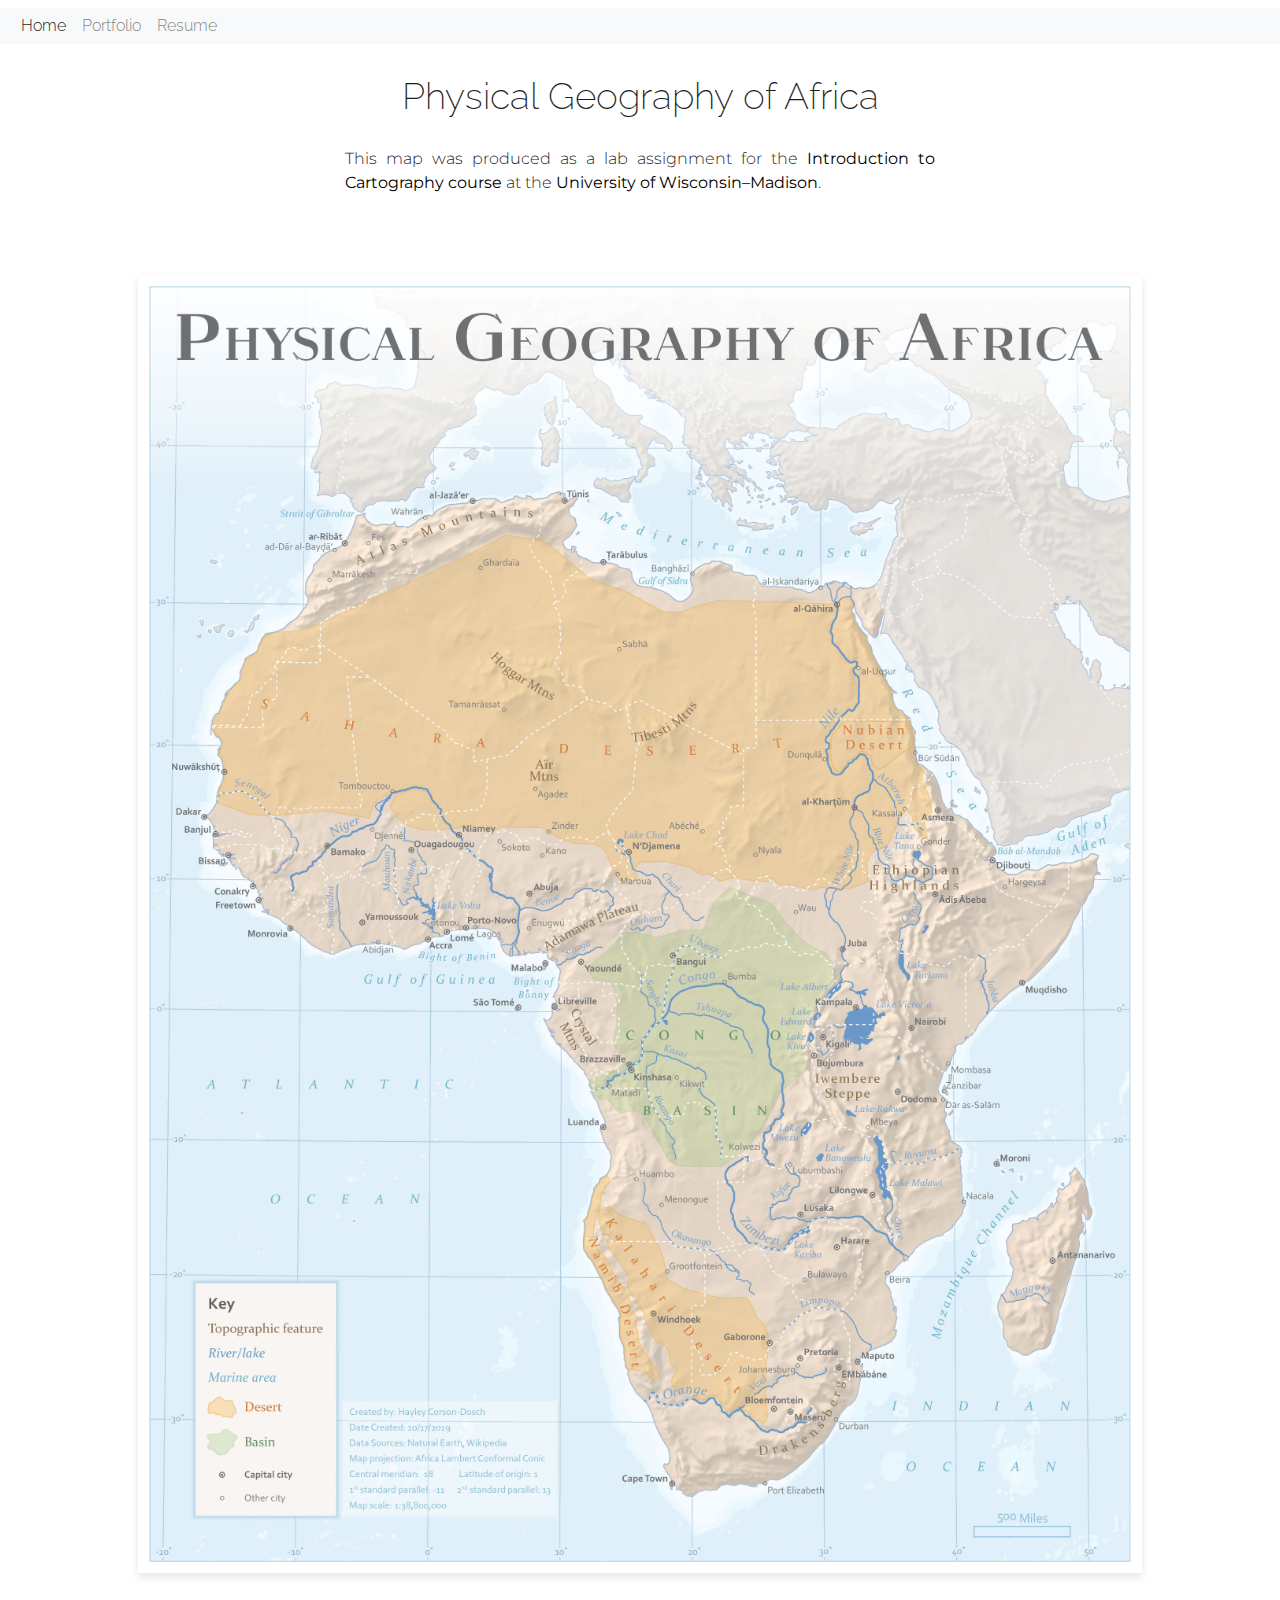
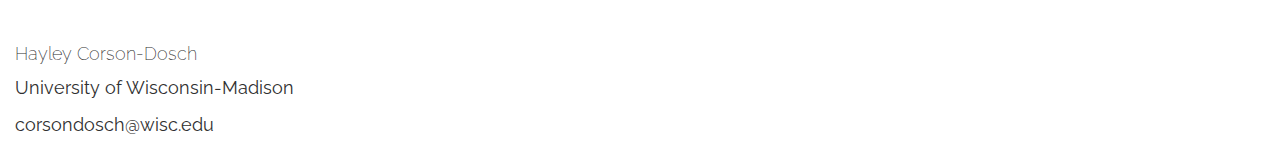
<file: Africa.html>
<!DOCTYPE html>
<html lang="en">
    <head>
        <meta charset="utf-8">
        <meta name="viewport" content="width=device-width">
            <title>Physical Geography of Africa</title>
            <h2 class = "pageHeading"></h2>
        <!--put your external stylesheet links here-->
        <link rel="stylesheet" href="css/bootstrap/bootstrap.min.css">
        <link rel="stylesheet" href="https://fonts.googleapis.com/css?family=Raleway:100,200,300,400|Montserrat:100,200,300,400">
        <link rel="stylesheet" href="css/style.css">
        <!--[if IE<9]>
            <link rel="stylesheet" href="css/style.ie.css">
        <![endif]-->

        <!--you can also place internal styles here
        place these within <style> tags-->

    </head>

    <body>

      <nav class="navbar navbar-expand-lg navbar-light bg-light">
        <!-- <a class="navbar-brand" href="#">Navbar</a> -->
        <button class="navbar-toggler" type="button" data-toggle="collapse" data-target="#navbarNavAltMarkup" aria-controls="navbarNavAltMarkup" aria-expanded="false" aria-label="Toggle navigation">
          <span class="navbar-toggler-icon"></span>
        </button>
        <div class="collapse navbar-collapse" id="navbarNavAltMarkup">
          <div class="navbar-nav">
            <a class="nav-item nav-link active" href="index.html">Home <span class="sr-only">(current)</span></a>
            <a class="nav-item nav-link" href="Portfolio.html">Portfolio</a>
            <a class="nav-item nav-link" href="Resume.html">Resume</a>
          </div>
        </div>
      </nav>

      <div class="jumbotron">
        <h2>Physical Geography of Africa</h2>
      </div>

      <div>
        <div class="container-fluid">
          <div class="row">
            <div class="col-md-3"></div>
            <div class="col-md-6 indexText">
              <p>
                This map was produced as a lab assignment for the <a href="https://geography.wisc.edu/cartography/education/G370/G370FA2019.html" target="_blank">Introduction to Cartography course</a> at the <a href="https://geography.wisc.edu/" target="_blank">University of Wisconsin–Madison</a>.
              </p>
              <br>
            </div>
            <div class="col-md-3"></div>
          </div>
        </div>
        <!-- image mosaic -->
        <div class="container-fluid">
          <div class="row">
            <div class="col-md-1"></div>
            <div class="col-md-10 col-xs-12">
                <img class="img_test" src="assets/HCD_Africa.jpg" style="width:100%">
            </div>
            <div class="col-md-1"></div>
          </div>
        </div>
      </div>

      <div>
        <footer>
          <div class="container-fluid">
            <div class="jumbotron">
              <div class="footer-text">
                <h3>Hayley Corson-Dosch</h3>
                    <h4><a href="https://www.geography.wisc.edu/" target="_blank">University of Wisconsin-Madison</a></h4>
                    <h4>
                      <a href="mailto:corsondosch@wisc.edu" target="_blank">corsondosch@wisc.edu</a>
                    </h4>
              </div>
            </div>
          </div>
        </footer>
      </div>

        <!--put your external script links here-->
        <!-- <script type="text/javascript" src="lib/jquery-3.5.0.min.js"></script> -->
        <script type="text/javascript" src="lib/jquery-3.4.1.js"></script>
        <!-- <script type="text/javascript" src="lib/bootstrap/bootstrap.js"></script> -->
        <script type="text/javascript" src="lib/bootstrap/bootstrap.min.js"></script>
        <!-- <script type="text/javascript" src="js/main.js"></script> -->
    </body>
</html>
</file>
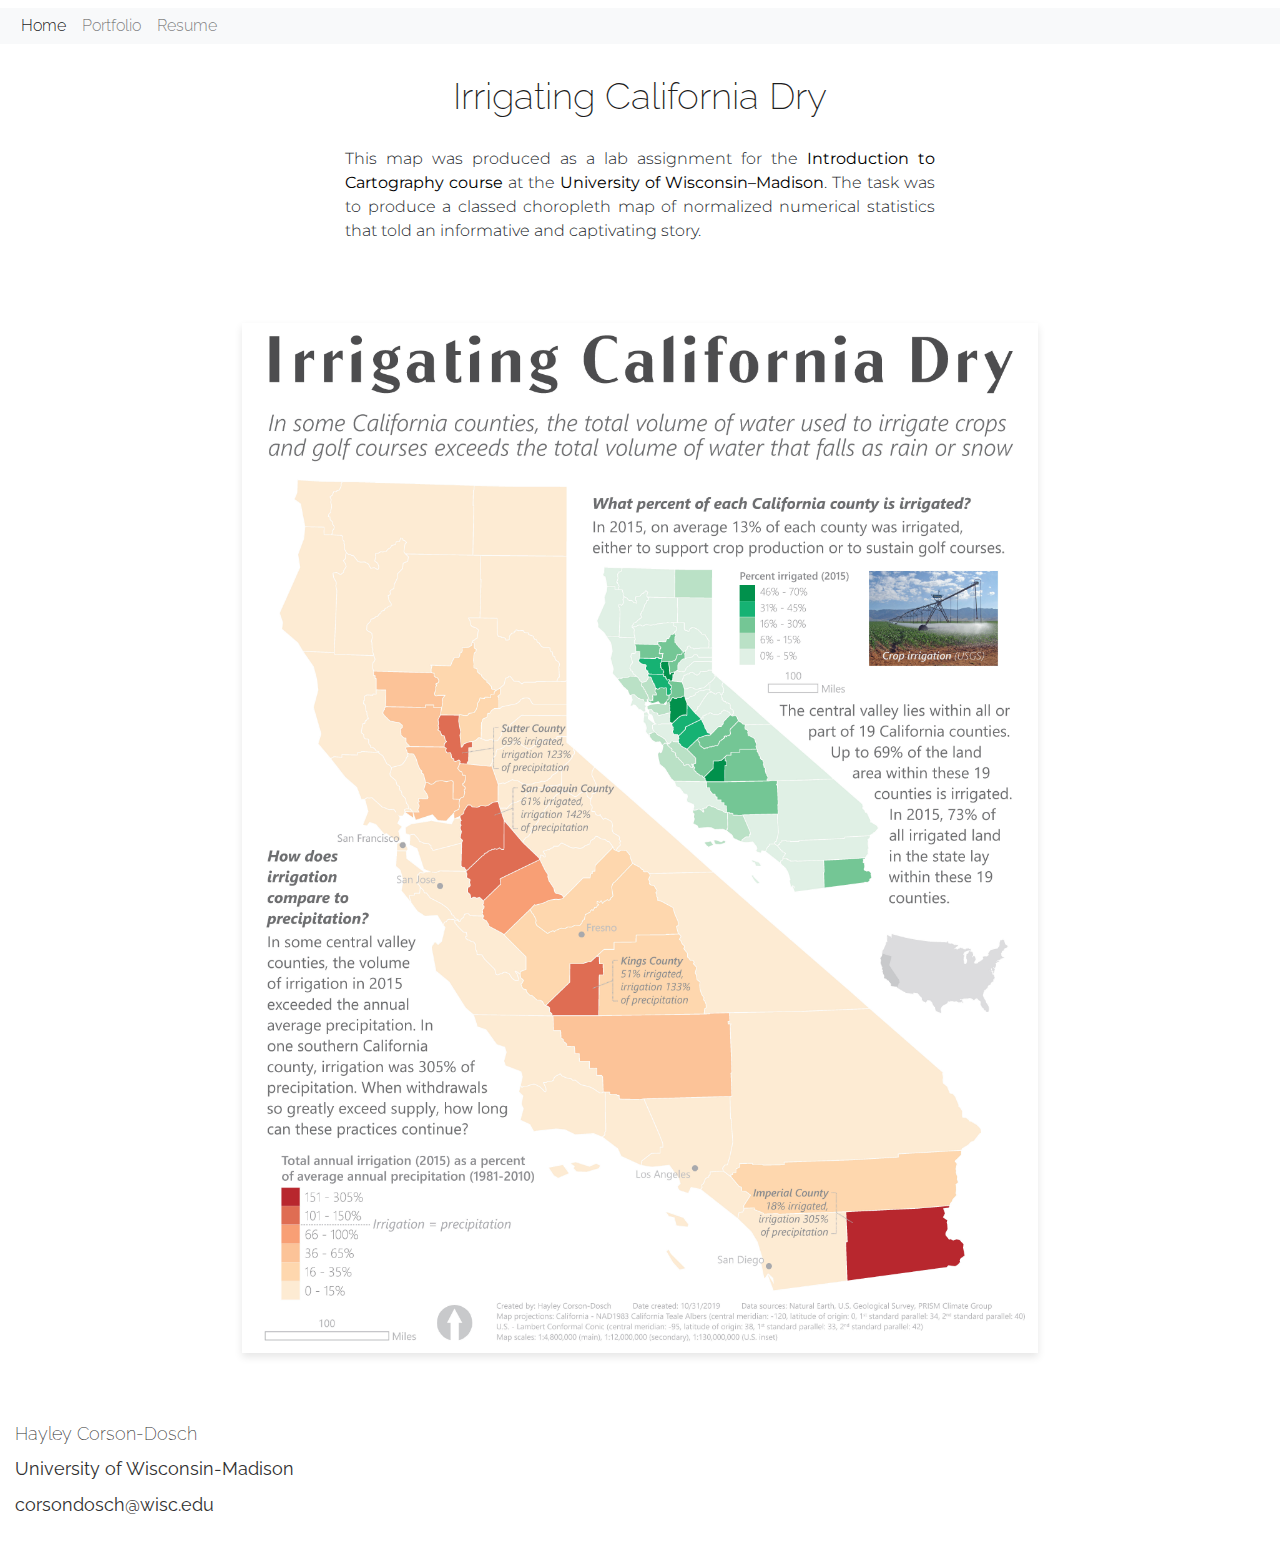
<file: CaliIrrig.html>
<!DOCTYPE html>
<html lang="en">
    <head>
        <meta charset="utf-8">
        <meta name="viewport" content="width=device-width">
            <title>Irrigating California Dry</title>
            <h2 class = "pageHeading"></h2>
        <!--put your external stylesheet links here-->
        <link rel="stylesheet" href="css/bootstrap/bootstrap.min.css">
        <link rel="stylesheet" href="https://fonts.googleapis.com/css?family=Raleway:100,200,300,400|Montserrat:100,200,300,400">
        <link rel="stylesheet" href="css/style.css">
        <!--[if IE<9]>
            <link rel="stylesheet" href="css/style.ie.css">
        <![endif]-->

        <!--you can also place internal styles here
        place these within <style> tags-->

    </head>

    <body>

      <nav class="navbar navbar-expand-lg navbar-light bg-light">
        <!-- <a class="navbar-brand" href="#">Navbar</a> -->
        <button class="navbar-toggler" type="button" data-toggle="collapse" data-target="#navbarNavAltMarkup" aria-controls="navbarNavAltMarkup" aria-expanded="false" aria-label="Toggle navigation">
          <span class="navbar-toggler-icon"></span>
        </button>
        <div class="collapse navbar-collapse" id="navbarNavAltMarkup">
          <div class="navbar-nav">
            <a class="nav-item nav-link active" href="index.html">Home <span class="sr-only">(current)</span></a>
            <a class="nav-item nav-link" href="Portfolio.html">Portfolio</a>
            <a class="nav-item nav-link" href="Resume.html">Resume</a>
          </div>
        </div>
      </nav>

      <div class="jumbotron">
        <h2>Irrigating California Dry</h2>
      </div>

      <div>
        <div class="container-fluid">
          <div class="row">
            <div class="col-md-3"></div>
            <div class="col-md-6 indexText">
              <p>
                This map was produced as a lab assignment for the <a href="https://geography.wisc.edu/cartography/education/G370/G370FA2019.html" target="_blank">Introduction to Cartography course</a> at the <a href="https://geography.wisc.edu/" target="_blank">University of Wisconsin–Madison</a>.
                The task was to produce a classed choropleth map of normalized numerical statistics that told an informative and captivating story.
              </p>
              <br>
            </div>
            <div class="col-md-3"></div>
          </div>
        </div>
        <!-- image mosaic -->
        <div class="container-fluid">
          <div class="row">
            <div class="col-md-2"></div>
            <div class="col-md-8 col-xs-12">
                <img class="img_test" src="assets/HCD_CaliIrrigation.jpg" style="width:100%">
            </div>
            <div class="col-md-2"></div>
          </div>
        </div>
      </div>

      <div>
        <footer>
          <div class="container-fluid">
            <div class="jumbotron">
              <div class="footer-text">
                <h3>Hayley Corson-Dosch</h3>
                    <h4><a href="https://www.geography.wisc.edu/" target="_blank">University of Wisconsin-Madison</a></h4>
                    <h4>
                      <a href="mailto:corsondosch@wisc.edu" target="_blank">corsondosch@wisc.edu</a>
                    </h4>
              </div>
            </div>
          </div>
        </footer>
      </div>

        <!--put your external script links here-->
        <!-- <script type="text/javascript" src="lib/jquery-3.5.0.min.js"></script> -->
        <script type="text/javascript" src="lib/jquery-3.4.1.js"></script>
        <!-- <script type="text/javascript" src="lib/bootstrap/bootstrap.js"></script> -->
        <script type="text/javascript" src="lib/bootstrap/bootstrap.min.js"></script>
        <!-- <script type="text/javascript" src="js/main.js"></script> -->
    </body>
</html>
</file>
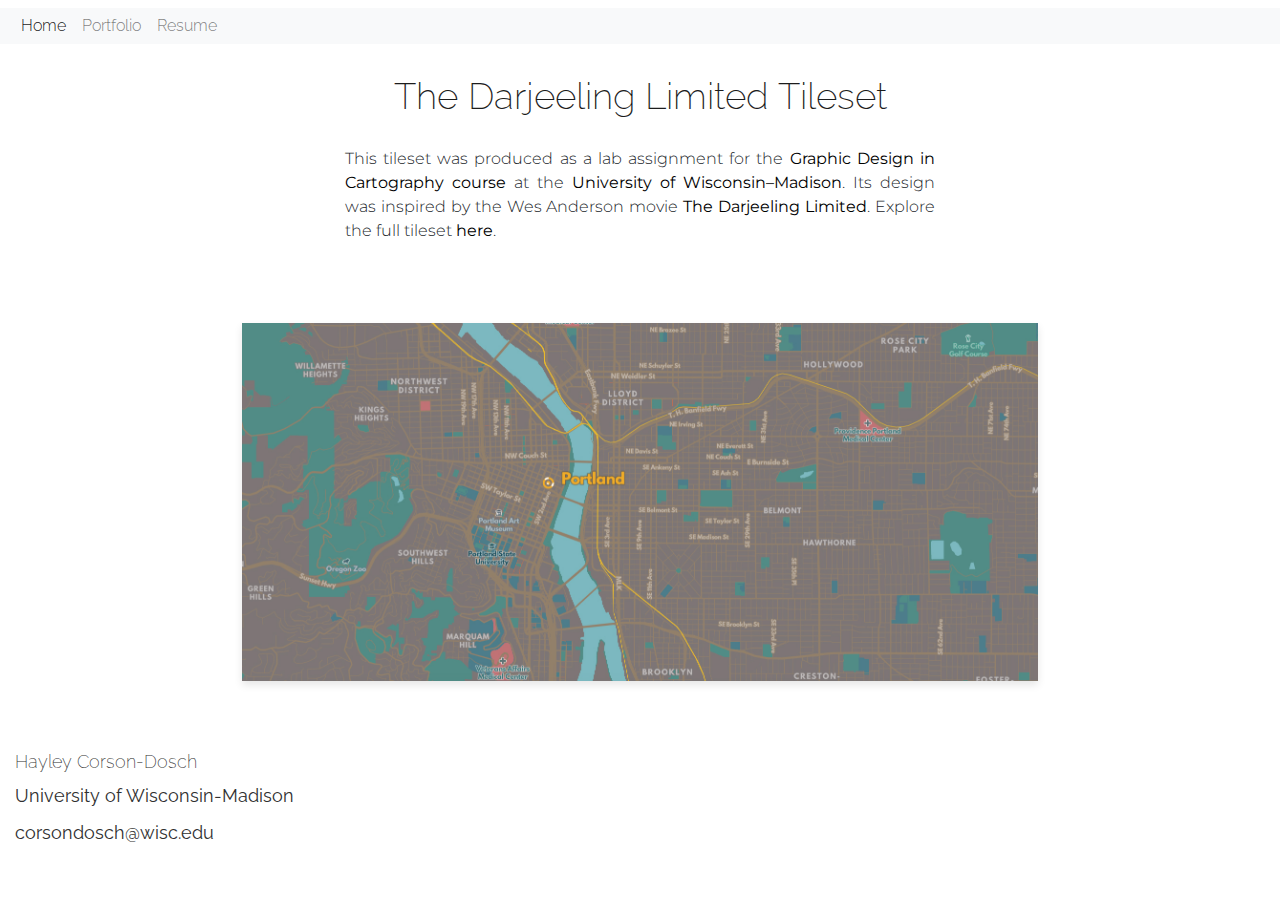
<file: DarjeelingLimited.html>
<!DOCTYPE html>
<html lang="en">
    <head>
        <meta charset="utf-8">
        <meta name="viewport" content="width=device-width">
            <title>The Darjeeling Limited Tileset</title>
            <h2 class = "pageHeading"></h2>
        <!--put your external stylesheet links here-->
        <link rel="stylesheet" href="css/bootstrap/bootstrap.min.css">
        <link rel="stylesheet" href="https://fonts.googleapis.com/css?family=Raleway:100,200,300,400|Montserrat:100,200,300,400">
        <link rel="stylesheet" href="css/style.css">

        <!--[if IE<9]>
            <link rel="stylesheet" href="css/style.ie.css">
        <![endif]-->

        <!--you can also place internal styles here
        place these within <style> tags-->

    </head>

    <body>

      <nav class="navbar navbar-expand-lg navbar-light bg-light">
        <!-- <a class="navbar-brand" href="#">Navbar</a> -->
        <button class="navbar-toggler" type="button" data-toggle="collapse" data-target="#navbarNavAltMarkup" aria-controls="navbarNavAltMarkup" aria-expanded="false" aria-label="Toggle navigation">
          <span class="navbar-toggler-icon"></span>
        </button>
        <div class="collapse navbar-collapse" id="navbarNavAltMarkup">
          <div class="navbar-nav">
            <a class="nav-item nav-link active" href="index.html">Home <span class="sr-only">(current)</span></a>
            <a class="nav-item nav-link" href="Portfolio.html">Portfolio</a>
            <a class="nav-item nav-link" href="Resume.html">Resume</a>
          </div>
        </div>
      </nav>

      <div class="jumbotron">
        <h2>The Darjeeling Limited Tileset</h2>
      </div>

      <div>
        <div class="container-fluid">
          <div class="row">
            <div class="col-md-3"></div>
            <div class="col-md-6 indexText">
              <p>
                This tileset was produced as a lab assignment for the <a href="https://geography.wisc.edu/cartography/education/G572/G572FA2019.html" target="_blank">Graphic Design in Cartography course</a> at the <a href="https://geography.wisc.edu/" target="_blank">University of Wisconsin–Madison</a>.
                Its design was inspired by the Wes Anderson movie <a href="https://en.wikipedia.org/wiki/The_Darjeeling_Limited" target="_blank">The Darjeeling Limited</a>.
                Explore the full tileset <a href="https://api.mapbox.com/styles/v1/h-codo/ck7z8hqvj19ab1iqfevci9tnt.html?fresh=true&title=view&access_token=pk.eyJ1IjoiaC1jb2RvIiwiYSI6ImNqejdobDNwMzBjNGUza3BmYmJmMWE1MGoifQ.eMT0IdAXIuDlzw_tOv5roA" target="_blank">here</a>.
              </p>
              <br>
            </div>
            <div class="col-md-3"></div>
          </div>
        </div>


        <!-- image mosaic -->
        <div class="container-fluid">
          <div class="row">
            <div class="col-md-2"></div>
            <div class="col-md-8 col-xs-12 mapbox-map">
              <a href="https://api.mapbox.com/styles/v1/h-codo/ck7z8hqvj19ab1iqfevci9tnt.html?fresh=true&title=view&access_token=pk.eyJ1IjoiaC1jb2RvIiwiYSI6ImNqejdobDNwMzBjNGUza3BmYmJmMWE1MGoifQ.eMT0IdAXIuDlzw_tOv5roA" target="_blank">
                <img class="img_test" src="assets/HCD_DarjeelingLimited.jpg" style="width:100%">
              </a>
              <!-- <div id="mapid"></div> -->
            </div>
            <div class="col-md-2"></div>
          </div>
          <!-- <div class="row">
            <div class="col-md-1"></div>
            <div class="col-md-10 col-xs-12 mapbox-map">
              <object type="text/html" data="https://api.mapbox.com/styles/v1/h-codo/ck7z8hqvj19ab1iqfevci9tnt.html?fresh=true&title=view&access_token=pk.eyJ1IjoiaC1jb2RvIiwiYSI6ImNqejdobDNwMzBjNGUza3BmYmJmMWE1MGoifQ.eMT0IdAXIuDlzw_tOv5roA" class="inset-map">
              </object>
            </div>
            <div class="col-md-1"></div>
          </div> -->
        </div>
      </div>

      <div>
        <footer>
          <div class="container-fluid">
            <div class="jumbotron">
              <div class="footer-text">
                <h3>Hayley Corson-Dosch</h3>
                    <h4><a href="https://www.geography.wisc.edu/" target="_blank">University of Wisconsin-Madison</a></h4>
                    <h4>
                      <a href="mailto:corsondosch@wisc.edu" target="_blank">corsondosch@wisc.edu</a>
                    </h4>
              </div>
            </div>
          </div>
        </footer>
      </div>

        <!--put your external script links here-->
        <!-- <script type="text/javascript" src="lib/jquery-3.5.0.min.js"></script> -->
        <script type="text/javascript" src="lib/jquery-3.4.1.js"></script>
        <!-- <script type="text/javascript" src="lib/bootstrap/bootstrap.js"></script> -->
        <script type="text/javascript" src="lib/bootstrap/bootstrap.min.js"></script>
    </body>
</html>
</file>
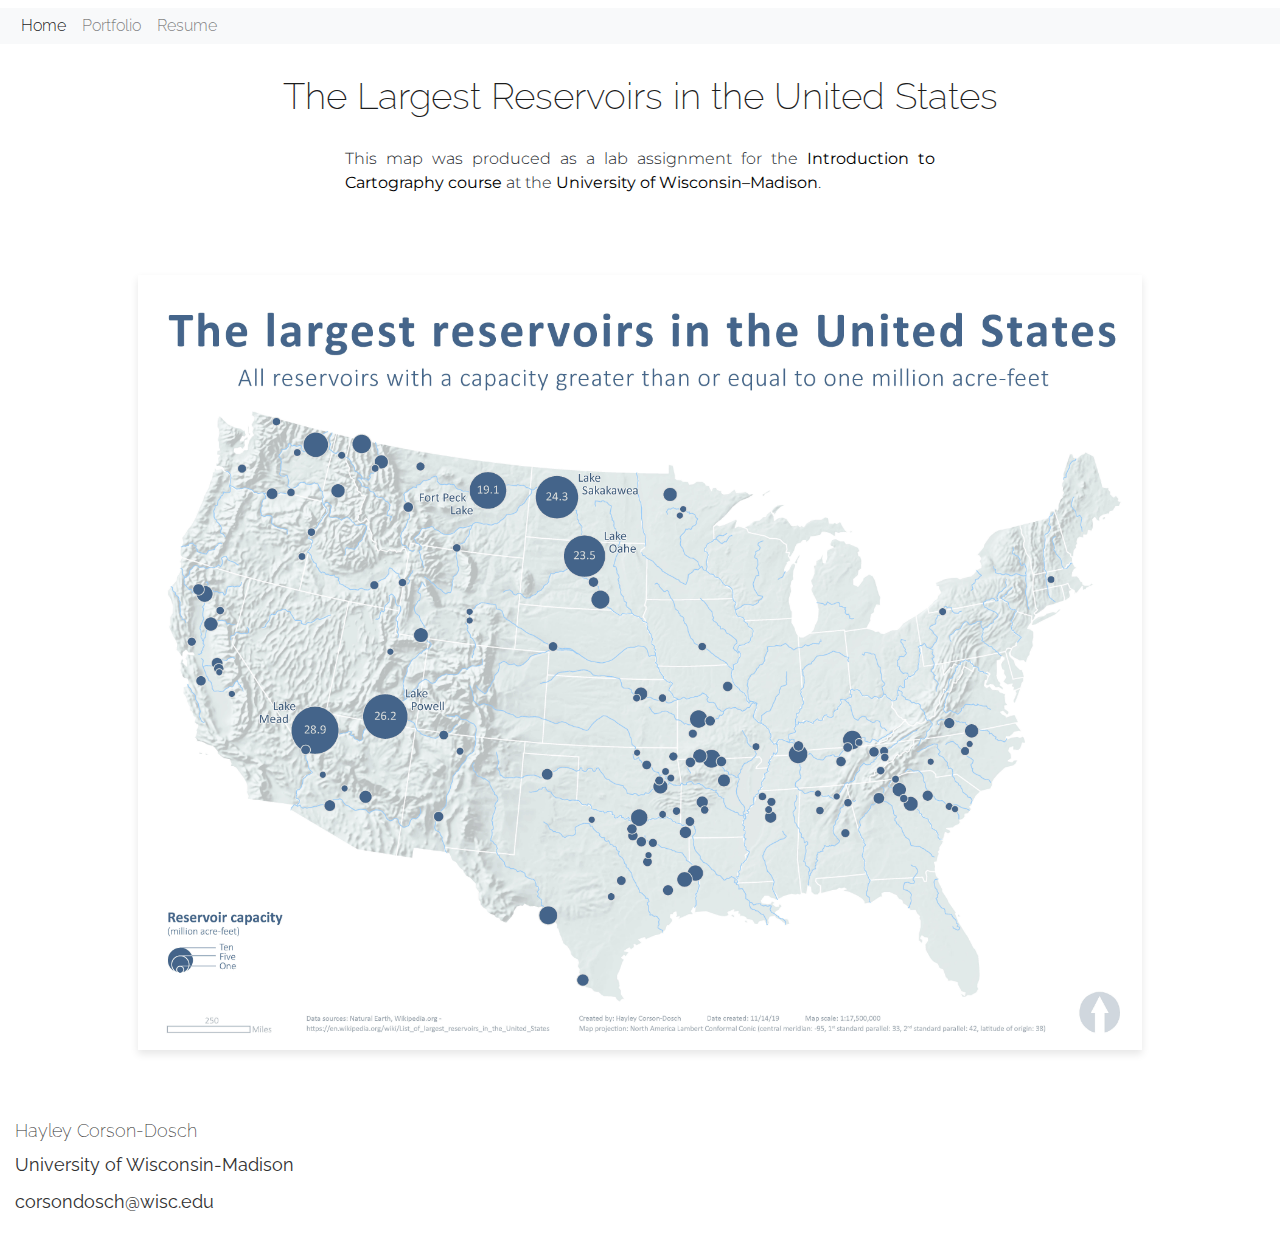
<file: reservoirs.html>
<!DOCTYPE html>
<html lang="en">
    <head>
        <meta charset="utf-8">
        <meta name="viewport" content="width=device-width">
            <title>Largest U.S. Reservoirs</title>
            <h2 class = "pageHeading"></h2>
        <!--put your external stylesheet links here-->
        <link rel="stylesheet" href="css/bootstrap/bootstrap.min.css">
        <link rel="stylesheet" href="https://fonts.googleapis.com/css?family=Raleway:100,200,300,400|Montserrat:100,200,300,400">
        <link rel="stylesheet" href="css/style.css">
        <!--[if IE<9]>
            <link rel="stylesheet" href="css/style.ie.css">
        <![endif]-->

        <!--you can also place internal styles here
        place these within <style> tags-->

    </head>

    <body>

      <nav class="navbar navbar-expand-lg navbar-light bg-light">
        <!-- <a class="navbar-brand" href="#">Navbar</a> -->
        <button class="navbar-toggler" type="button" data-toggle="collapse" data-target="#navbarNavAltMarkup" aria-controls="navbarNavAltMarkup" aria-expanded="false" aria-label="Toggle navigation">
          <span class="navbar-toggler-icon"></span>
        </button>
        <div class="collapse navbar-collapse" id="navbarNavAltMarkup">
          <div class="navbar-nav">
            <a class="nav-item nav-link active" href="index.html">Home <span class="sr-only">(current)</span></a>
            <a class="nav-item nav-link" href="Portfolio.html">Portfolio</a>
            <a class="nav-item nav-link" href="Resume.html">Resume</a>
          </div>
        </div>
      </nav>

      <div class="jumbotron">
        <h2>The Largest Reservoirs in the United States</h2>
      </div>

      <div>
        <div class="container-fluid">
          <div class="row">
            <div class="col-md-3"></div>
            <div class="col-md-6 indexText">
              <p>
                This map was produced as a lab assignment for the <a href="https://geography.wisc.edu/cartography/education/G370/G370FA2019.html" target="_blank">Introduction to Cartography course</a> at the <a href="https://geography.wisc.edu/" target="_blank">University of Wisconsin–Madison</a>.
              </p>
              <br>
            </div>
            <div class="col-md-3"></div>
          </div>
        </div>
        <!-- image mosaic -->
        <div class="container-fluid">
          <div class="row">
            <div class="col-md-1"></div>
            <div class="col-md-10 col-xs-12">
                <img class="img_test" src="assets/HCD_Reservoirs.jpg" style="width:100%">
            </div>
            <div class="col-md-1"></div>
          </div>
        </div>
      </div>

      <div>
        <footer>
          <div class="container-fluid">
            <div class="jumbotron">
              <div class="footer-text">
                <h3>Hayley Corson-Dosch</h3>
                    <h4><a href="https://www.geography.wisc.edu/" target="_blank">University of Wisconsin-Madison</a></h4>
                    <h4>
                      <a href="mailto:corsondosch@wisc.edu" target="_blank">corsondosch@wisc.edu</a>
                    </h4>
              </div>
            </div>
          </div>
        </footer>
      </div>

        <!--put your external script links here-->
        <!-- <script type="text/javascript" src="lib/jquery-3.5.0.min.js"></script> -->
        <script type="text/javascript" src="lib/jquery-3.4.1.js"></script>
        <!-- <script type="text/javascript" src="lib/bootstrap/bootstrap.js"></script> -->
        <script type="text/javascript" src="lib/bootstrap/bootstrap.min.js"></script>
        <!-- <script type="text/javascript" src="js/main.js"></script> -->
    </body>
</html>
</file>
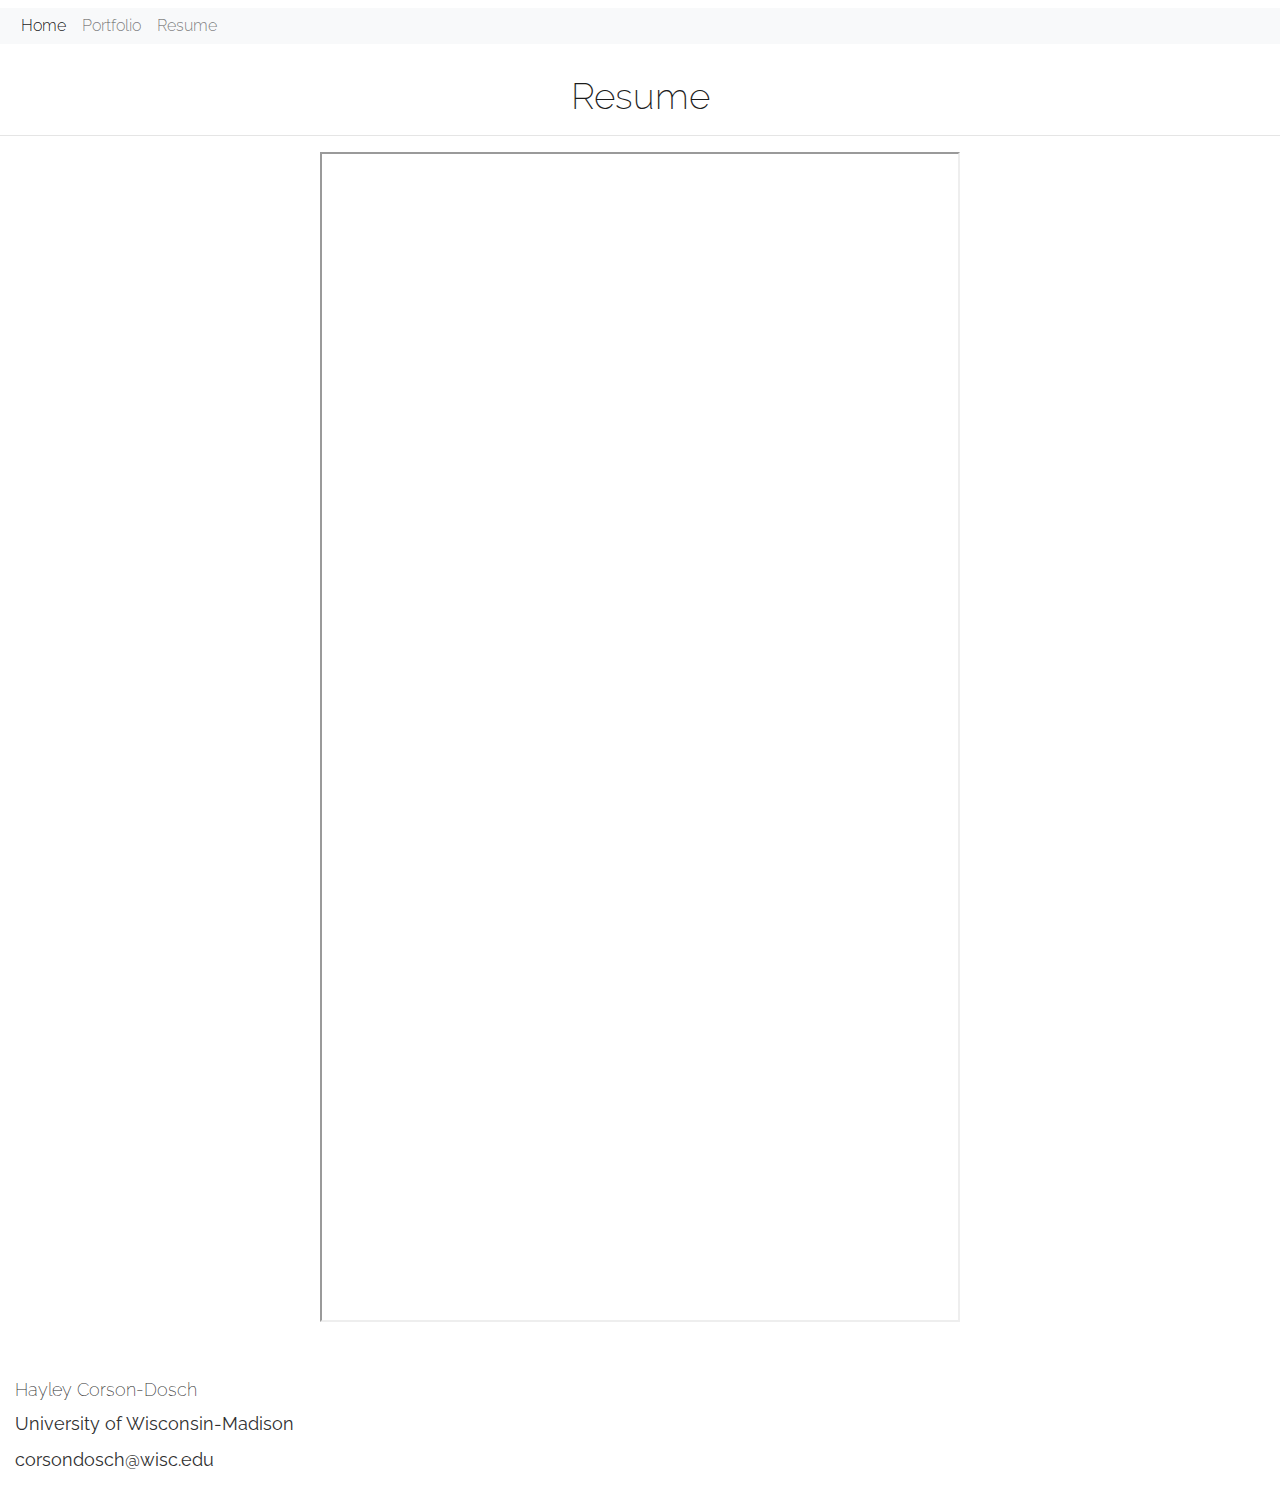
<file: Resume.html>
<!DOCTYPE html>
<html lang="en">
    <head>
        <meta charset="utf-8">
        <meta name="viewport" content="width=device-width">
            <title>Hayley Corson-Dosch</title>
            <h2 class = "pageHeading"></h2>
        <!--put your external stylesheet links here-->
        <link rel="stylesheet" href="css/bootstrap/bootstrap.min.css">
        <link rel="stylesheet" href="https://fonts.googleapis.com/css?family=Raleway:100,200,300,400|Montserrat:100,200,300,400">
        <link rel="stylesheet" href="css/style.css">
        <!--[if IE<9]>
            <link rel="stylesheet" href="css/style.ie.css">
        <![endif]-->

        <!--you can also place internal styles here
        place these within <style> tags-->

    </head>

    <body>
      <nav class="navbar navbar-expand-lg navbar-light bg-light">
        <!-- <a class="navbar-brand" href="#">Navbar</a> -->
        <button class="navbar-toggler" type="button" data-toggle="collapse" data-target="#navbarNavAltMarkup" aria-controls="navbarNavAltMarkup" aria-expanded="false" aria-label="Toggle navigation">
          <span class="navbar-toggler-icon"></span>
        </button>
        <div class="collapse navbar-collapse" id="navbarNavAltMarkup">
          <div class="navbar-nav">
            <a class="nav-item nav-link active" href="index.html">Home <span class="sr-only">(current)</span></a>
            <a class="nav-item nav-link" href="Portfolio.html">Portfolio</a>
            <a class="nav-item nav-link" href="Resume.html">Resume</a>
          </div>
        </div>
      </nav>



      <div class="jumbotron">
        <h2>Resume</h2>
        <!-- <h5>formlerly Hayley Corson-Rikert</h5> -->
        <hr>
      </div>

      <div>
        <div class="container-resume">
          <iframe src="https://drive.google.com/file/d/1MIQfJVB1zFhF51qGMXt4sOqiaZfmwgH7/preview" class='resume'></iframe>
        </div>

      </div>


      <div>
        <footer>
          <div class="container-fluid">
            <div class="jumbotron">
              <div class="footer-text">
                <h3>Hayley Corson-Dosch</h3>
                    <h4><a href="https://www.geography.wisc.edu/" target="_blank">University of Wisconsin-Madison</a></h4>
                    <h4>
                      <a href="mailto:corsondosch@wisc.edu" target="_blank">corsondosch@wisc.edu</a>
                    </h4>
              </div>
            </div>
          </div>
        </footer>
      </div>

      <!--put your external script links here-->
      <!-- <script type="text/javascript" src="lib/jquery-3.5.0.min.js"></script> -->
      <script type="text/javascript" src="lib/jquery-3.4.1.js"></script>
      <!-- <script type="text/javascript" src="lib/bootstrap/bootstrap.js"></script> -->
      <script type="text/javascript" src="lib/bootstrap/bootstrap.min.js"></script>
      <!-- <script type="text/javascript" src="js/main.js"></script> -->
    </body>
</html>
</file>
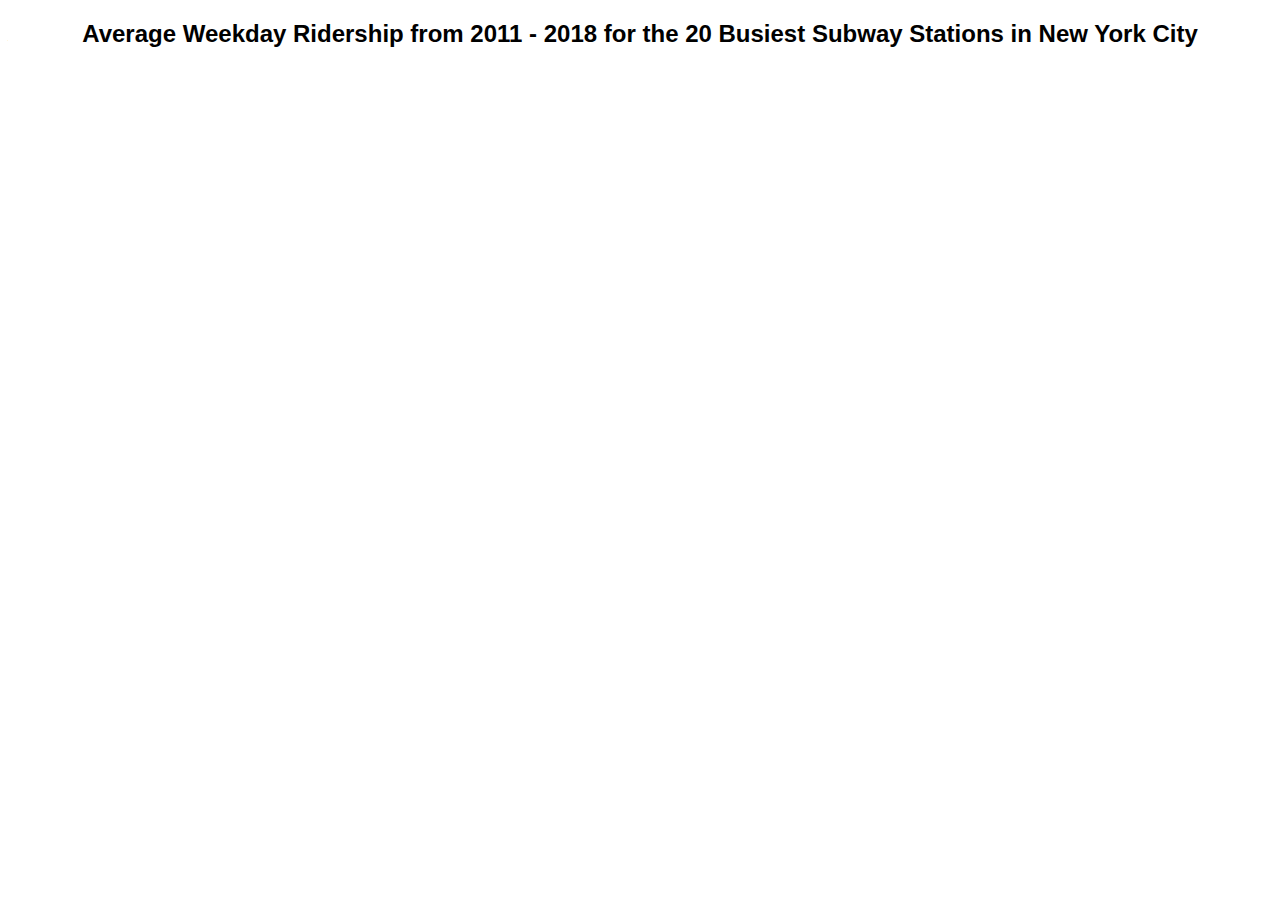
<file: unit2_index.html>
<!DOCTYPE html>
<html lang="en">
    <head>
        <meta charset="utf-8">
        <meta name="viewport" content="width=device-width">
        <title>NYC Subway - Average Weekday Ridership 2011 - 2018</title>
        <h2>Average Weekday Ridership from 2011 - 2018 for the 20 Busiest Subway Stations in New York City</h2>

        <!--put your external stylesheet links here-->
        <link rel="stylesheet" href="lib/leaflet/leaflet.css">
        <link rel="stylesheet" href="css/unit2_style.css">
        <!--[if IE<9]>
            <link rel="stylesheet" href="css/style.ie.css">
        <![endif]-->

         <!--you can also place internal styles here;
             place these within <style> tags-->

    </head>

    <body>
        <!--put your initial page content here-->
        <div id="mapid"></div>
        <div id="panel"></div>
        <!--you can also use this space for internal scripts;
        place these within <script> tags-->

        <!--put your external script links here-->
        <script type="text/javascript" src="lib/jquery-3.4.1.js"></script>
        <script type="text/javascript" src="lib/leaflet/leaflet-src.js"></script>
        <script type="text/javascript" src="lib/leaflet-providers.js"></script>
        <script type="text/javascript" src="js/unit2_main.js"></script>
    </body>
</html>
</file>
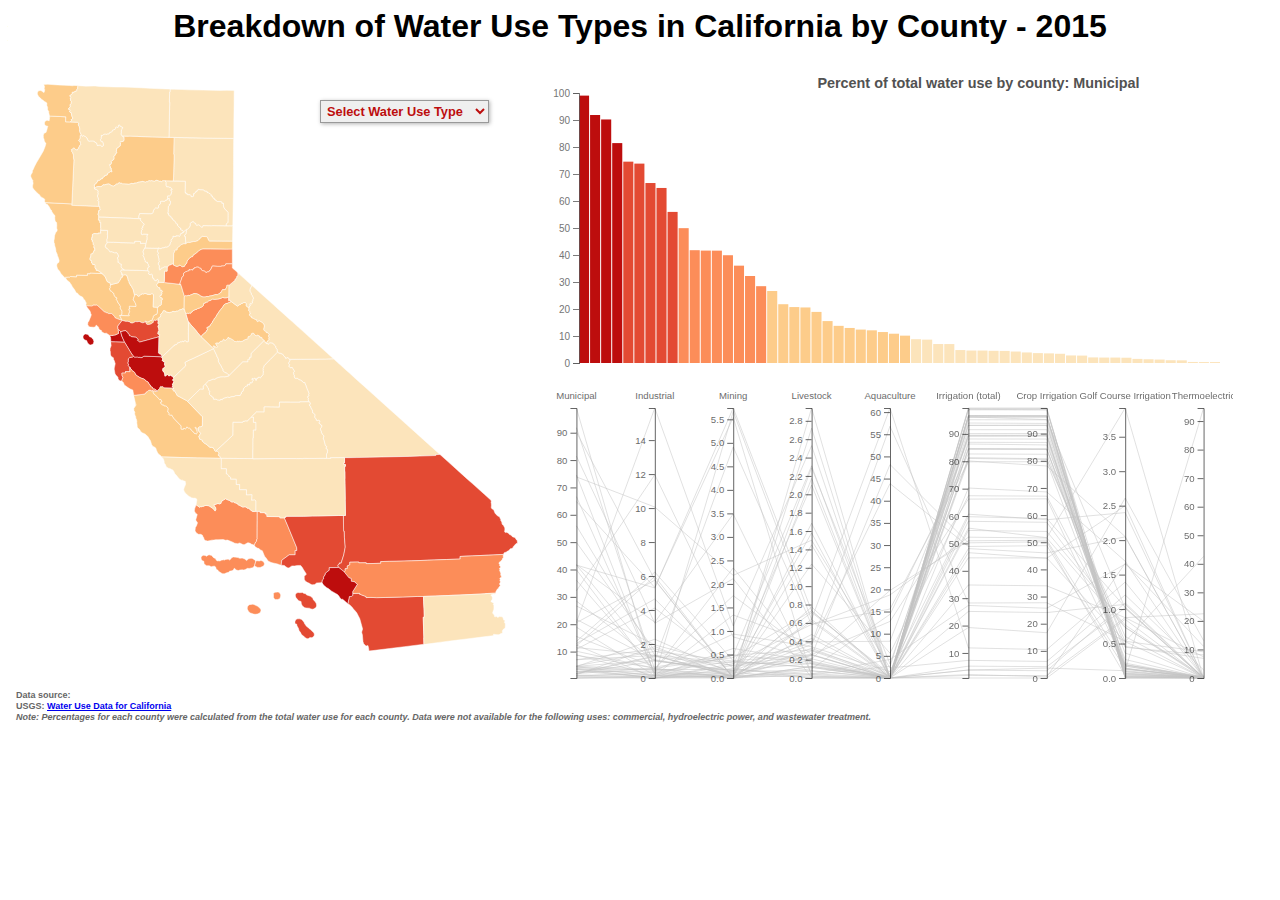
<file: unit3_index.html>
<!DOCTYPE html>
<html lang="en">
    <head>
        <meta charset="utf-8">
        <meta name="viewport" content="width=device-width">
            <title>California Water Use - 2015</title>
            <h2 class = "pageHeading">Breakdown of Water Use Types in California by County - 2015</h2>
        <!--put your external stylesheet links here-->
        <link rel="stylesheet" href="css/unit3_style.css">
        <!--[if IE<9]>
            <link rel="stylesheet" href="css/style.ie.css">
        <![endif]-->

        <!--you can also place internal styles here
        place these within <style> tags-->

    </head>

    <body>
        <!--put your initial page content here-->

        <!--you can also use this space for internal scripts;
        place these within <script> tags-->

        <!--put your external script links here-->
        <script type="text/javascript" src="lib/d3/d3.js"></script>
        <script type="text/javascript" src="lib/topojson/topojson.js"></script>
        <script type="text/javascript" src="lib/simple-statistics.min.js"></script>
        <script type="text/javascript" src="js/unit3_main.js"></script>
    </body>
</html>
</file>
<file: css/style.css>
/* Hayley Corson-Dosch style sheet */

/* div {
	display: block;
} */

.navbar-nav {
	padding-left: 10px;
}

.navbar {
	padding-left: 0%;
	padding-top: 0px;
	padding: .2rem .2rem;
}

.nabbar-toggle {
	background-color: white;
}

.navbar-toggler {
	border: none;
}

.nav-link {
	line-height: 14px;
	font-family: 'Raleway', sans-serif;
	font-weight: 300;
}

.jumbotron {
	background-color: #ffffff;
	padding: 30px 0px 0px 0px;
	margin-bottom: 0px;
	font-family: 'Raleway', sans-serif;
}

.jumbotron h1 {
	color: #1c1c1c;
	font-size: 2.8em;
	text-align: center;
	font-weight: 200;
}
@media screen and (max-width: 600px) {
  .jumbotron h1 {font-size: 1.8em;}
}

.jumbotron h2 {
	color: #1c1c1c;
	font-size: 2.3em;
	text-align: center;
	font-weight: 200;
}

.jumbotron p {
	color: #666666;
	font-size: 1.47em;
	text-align: center;
	font-weight: 200;
	/* font-style: ExtraLight; */
}
@media screen and (max-width: 600px) {
  .jumbotron p {font-size: 0.948em;}
}

.jumbotron h5 {
	color: #303030;
	font-size: 1em;
	text-align: center;
	font-style: italic;
	font-weight: 200;
}
@media screen and (max-width: 600px) {
  .jumbotron h5 {font-size: 0.8em;}
}

.jumbotron h3 {
	color: #303030;
	font-size: 0.22em;
	text-align: left;
	font-weight: 200;
}


.jumbotron a {
	color: #303030;
	font-size: 0.75em;
	text-align: left;
	font-weight: 400;
}

.photo {
	text-align: center;
}

.hayley_photo {
	border-radius: 2px;
}

.introText {
	text-align: justify;
	font-family: 'Montserrat', sans-serif;
	font-weight: 300;
}

.introText a {
	font-weight: 400;
	color: #000000;
}

.row {
	display: flex;
	flex-wrap: wrap;
	padding-top: 20px;
	padding-right: 20px;
	padding-bottom: 20px;
	padding-left: 20px;
}

.column {
    /* flex: 25%;
    max-width: 25%; */
		padding-top: 20px;
		padding-right: 20px;
		padding-bottom: 20px;
		padding-left: 20px;
}

.horiz-thumbnail {
	padding-top: 20px;
	padding-right: 0px;
	padding-bottom: 30px;
	padding-left: 0px;
}

.vert-thumbnail {
	padding-top: 20px;
	padding-right: 0px;
	padding-bottom: 0px;
	padding-left: 0px;
}

.info-graphic {
	padding-top: 20px;
	padding-right: 0px;
	padding-bottom: 20px;
	padding-left: 0px;
}

.indexText {
	text-align: justify;
	font-family: 'Montserrat', sans-serif;
	font-weight: 300;
}

.indexText a {
	font-weight: 400;
	color: #000000;
}

.footer-text {
	padding-top: 20px;
	padding-right: 0px;
	padding-bottom: 20px;
	padding-left: 0px;
	font-size: 5em;
}

.img_test {
    box-shadow: 0 4px 8px 0 rgba(0,0,0, 0.1);
}

.container-resume {
	text-align: center;
}

.resume {
	height: 130vh;
	width: 50%
}
@media screen and (max-width: 600px) {
  .resume {
		width: 95%;
		height: 68vh;
	}
}
</file>
<file: lib/leaflet/leaflet.css>
/* required styles */

.leaflet-pane,
.leaflet-tile,
.leaflet-marker-icon,
.leaflet-marker-shadow,
.leaflet-tile-container,
.leaflet-pane > svg,
.leaflet-pane > canvas,
.leaflet-zoom-box,
.leaflet-image-layer,
.leaflet-layer {
	position: absolute;
	left: 0;
	top: 0;
	}
.leaflet-container {
	overflow: hidden;
	}
.leaflet-tile,
.leaflet-marker-icon,
.leaflet-marker-shadow {
	-webkit-user-select: none;
	   -moz-user-select: none;
	        user-select: none;
	  -webkit-user-drag: none;
	}
/* Prevents IE11 from highlighting tiles in blue */
.leaflet-tile::selection {
	background: transparent;
}
/* Safari renders non-retina tile on retina better with this, but Chrome is worse */
.leaflet-safari .leaflet-tile {
	image-rendering: -webkit-optimize-contrast;
	}
/* hack that prevents hw layers "stretching" when loading new tiles */
.leaflet-safari .leaflet-tile-container {
	width: 1600px;
	height: 1600px;
	-webkit-transform-origin: 0 0;
	}
.leaflet-marker-icon,
.leaflet-marker-shadow {
	display: block;
	}
/* .leaflet-container svg: reset svg max-width decleration shipped in Joomla! (joomla.org) 3.x */
/* .leaflet-container img: map is broken in FF if you have max-width: 100% on tiles */
.leaflet-container .leaflet-overlay-pane svg,
.leaflet-container .leaflet-marker-pane img,
.leaflet-container .leaflet-shadow-pane img,
.leaflet-container .leaflet-tile-pane img,
.leaflet-container img.leaflet-image-layer,
.leaflet-container .leaflet-tile {
	max-width: none !important;
	max-height: none !important;
	}

.leaflet-container.leaflet-touch-zoom {
	-ms-touch-action: pan-x pan-y;
	touch-action: pan-x pan-y;
	}
.leaflet-container.leaflet-touch-drag {
	-ms-touch-action: pinch-zoom;
	/* Fallback for FF which doesn't support pinch-zoom */
	touch-action: none;
	touch-action: pinch-zoom;
}
.leaflet-container.leaflet-touch-drag.leaflet-touch-zoom {
	-ms-touch-action: none;
	touch-action: none;
}
.leaflet-container {
	-webkit-tap-highlight-color: transparent;
}
.leaflet-container a {
	-webkit-tap-highlight-color: rgba(51, 181, 229, 0.4);
}
.leaflet-tile {
	filter: inherit;
	visibility: hidden;
	}
.leaflet-tile-loaded {
	visibility: inherit;
	}
.leaflet-zoom-box {
	width: 0;
	height: 0;
	-moz-box-sizing: border-box;
	     box-sizing: border-box;
	z-index: 800;
	}
/* workaround for https://bugzilla.mozilla.org/show_bug.cgi?id=888319 */
.leaflet-overlay-pane svg {
	-moz-user-select: none;
	}

.leaflet-pane         { z-index: 400; }

.leaflet-tile-pane    { z-index: 200; }
.leaflet-overlay-pane { z-index: 400; }
.leaflet-shadow-pane  { z-index: 500; }
.leaflet-marker-pane  { z-index: 600; }
.leaflet-tooltip-pane   { z-index: 650; }
.leaflet-popup-pane   { z-index: 700; }

.leaflet-map-pane canvas { z-index: 100; }
.leaflet-map-pane svg    { z-index: 200; }

.leaflet-vml-shape {
	width: 1px;
	height: 1px;
	}
.lvml {
	behavior: url(#default#VML);
	display: inline-block;
	position: absolute;
	}


/* control positioning */

.leaflet-control {
	position: relative;
	z-index: 800;
	pointer-events: visiblePainted; /* IE 9-10 doesn't have auto */
	pointer-events: auto;
	}
.leaflet-top,
.leaflet-bottom {
	position: absolute;
	z-index: 1000;
	pointer-events: none;
	}
.leaflet-top {
	top: 0;
	}
.leaflet-right {
	right: 0;
	}
.leaflet-bottom {
	bottom: 0;
	}
.leaflet-left {
	left: 0;
	}
.leaflet-control {
	float: left;
	clear: both;
	}
.leaflet-right .leaflet-control {
	float: right;
	}
.leaflet-top .leaflet-control {
	margin-top: 10px;
	}
.leaflet-bottom .leaflet-control {
	margin-bottom: 10px;
	}
.leaflet-left .leaflet-control {
	margin-left: 10px;
	}
.leaflet-right .leaflet-control {
	margin-right: 10px;
	}


/* zoom and fade animations */

.leaflet-fade-anim .leaflet-tile {
	will-change: opacity;
	}
.leaflet-fade-anim .leaflet-popup {
	opacity: 0;
	-webkit-transition: opacity 0.2s linear;
	   -moz-transition: opacity 0.2s linear;
	        transition: opacity 0.2s linear;
	}
.leaflet-fade-anim .leaflet-map-pane .leaflet-popup {
	opacity: 1;
	}
.leaflet-zoom-animated {
	-webkit-transform-origin: 0 0;
	    -ms-transform-origin: 0 0;
	        transform-origin: 0 0;
	}
.leaflet-zoom-anim .leaflet-zoom-animated {
	will-change: transform;
	}
.leaflet-zoom-anim .leaflet-zoom-animated {
	-webkit-transition: -webkit-transform 0.25s cubic-bezier(0,0,0.25,1);
	   -moz-transition:    -moz-transform 0.25s cubic-bezier(0,0,0.25,1);
	        transition:         transform 0.25s cubic-bezier(0,0,0.25,1);
	}
.leaflet-zoom-anim .leaflet-tile,
.leaflet-pan-anim .leaflet-tile {
	-webkit-transition: none;
	   -moz-transition: none;
	        transition: none;
	}

.leaflet-zoom-anim .leaflet-zoom-hide {
	visibility: hidden;
	}


/* cursors */

.leaflet-interactive {
	cursor: pointer;
	}
.leaflet-grab {
	cursor: -webkit-grab;
	cursor:    -moz-grab;
	cursor:         grab;
	}
.leaflet-crosshair,
.leaflet-crosshair .leaflet-interactive {
	cursor: crosshair;
	}
.leaflet-popup-pane,
.leaflet-control {
	cursor: auto;
	}
.leaflet-dragging .leaflet-grab,
.leaflet-dragging .leaflet-grab .leaflet-interactive,
.leaflet-dragging .leaflet-marker-draggable {
	cursor: move;
	cursor: -webkit-grabbing;
	cursor:    -moz-grabbing;
	cursor:         grabbing;
	}

/* marker & overlays interactivity */
.leaflet-marker-icon,
.leaflet-marker-shadow,
.leaflet-image-layer,
.leaflet-pane > svg path,
.leaflet-tile-container {
	pointer-events: none;
	}

.leaflet-marker-icon.leaflet-interactive,
.leaflet-image-layer.leaflet-interactive,
.leaflet-pane > svg path.leaflet-interactive,
svg.leaflet-image-layer.leaflet-interactive path {
	pointer-events: visiblePainted; /* IE 9-10 doesn't have auto */
	pointer-events: auto;
	}

/* visual tweaks */

.leaflet-container {
	background: #ddd;
	outline: 0;
	}
.leaflet-container a {
	color: #0078A8;
	}
.leaflet-container a.leaflet-active {
	outline: 2px solid orange;
	}
.leaflet-zoom-box {
	border: 2px dotted #38f;
	background: rgba(255,255,255,0.5);
	}


/* general typography */
.leaflet-container {
	font-size: 12px;
	line-height: 1.5;
	}


/* general toolbar styles */

.leaflet-bar {
	box-shadow: 0 1px 5px rgba(0,0,0,0.65);
	border-radius: 4px;
	}
.leaflet-bar a,
.leaflet-bar a:hover {
	background-color: #fff;
	border-bottom: 1px solid #ccc;
	width: 26px;
	height: 26px;
	line-height: 26px;
	display: block;
	text-align: center;
	text-decoration: none;
	color: black;
	}
.leaflet-bar a,
.leaflet-control-layers-toggle {
	background-position: 50% 50%;
	background-repeat: no-repeat;
	display: block;
	}
.leaflet-bar a:hover {
	background-color: #f4f4f4;
	}
.leaflet-bar a:first-child {
	border-top-left-radius: 4px;
	border-top-right-radius: 4px;
	}
.leaflet-bar a:last-child {
	border-bottom-left-radius: 4px;
	border-bottom-right-radius: 4px;
	border-bottom: none;
	}
.leaflet-bar a.leaflet-disabled {
	cursor: default;
	background-color: #f4f4f4;
	color: #bbb;
	}

.leaflet-touch .leaflet-bar a {
	width: 30px;
	height: 30px;
	line-height: 30px;
	}
.leaflet-touch .leaflet-bar a:first-child {
	border-top-left-radius: 2px;
	border-top-right-radius: 2px;
	}
.leaflet-touch .leaflet-bar a:last-child {
	border-bottom-left-radius: 2px;
	border-bottom-right-radius: 2px;
	}

/* zoom control */

.leaflet-control-zoom-in,
.leaflet-control-zoom-out {
	font-size: 20px;
	font-weight: 300;
	text-indent: 1px;
	}

.leaflet-touch .leaflet-control-zoom-in, .leaflet-touch .leaflet-control-zoom-out  {
	font-size: 20px;
	}


/* layers control */

.leaflet-control-layers {
	box-shadow: 0 1px 5px rgba(0,0,0,0.4);
	background: #fff;
	border-radius: 5px;
	}
.leaflet-control-layers-toggle {
	background-image: url(images/layers.png);
	width: 36px;
	height: 36px;
	}
.leaflet-retina .leaflet-control-layers-toggle {
	background-image: url(images/layers-2x.png);
	background-size: 26px 26px;
	}
.leaflet-touch .leaflet-control-layers-toggle {
	width: 44px;
	height: 44px;
	}
.leaflet-control-layers .leaflet-control-layers-list,
.leaflet-control-layers-expanded .leaflet-control-layers-toggle {
	display: none;
	}
.leaflet-control-layers-expanded .leaflet-control-layers-list {
	display: block;
	position: relative;
	}
.leaflet-control-layers-expanded {
	padding: 6px 10px 6px 6px;
	color: #333;
	background: #fff;
	}
.leaflet-control-layers-scrollbar {
	overflow-y: scroll;
	overflow-x: hidden;
	padding-right: 5px;
	}
.leaflet-control-layers-selector {
	margin-top: 2px;
	position: relative;
	top: 1px;
	}
.leaflet-control-layers label {
	display: block;
	}
.leaflet-control-layers-separator {
	height: 0;
	border-top: 1px solid #ddd;
	margin: 5px -10px 5px -6px;
	}

/* Default icon URLs */
.leaflet-default-icon-path {
	background-image: url(images/marker-icon.png);
	}


/* attribution and scale controls */

.leaflet-container .leaflet-control-attribution {
	background: #fff;
	background: rgba(255, 255, 255, 0.7);
	margin: 0;
	}
.leaflet-control-attribution,
.leaflet-control-scale-line {
	padding: 0 5px;
	color: #333;
	}
.leaflet-control-attribution a {
	text-decoration: none;
	}
.leaflet-control-attribution a:hover {
	text-decoration: underline;
	}
.leaflet-container .leaflet-control-attribution,
.leaflet-container .leaflet-control-scale {
	font-size: 11px;
	}
.leaflet-left .leaflet-control-scale {
	margin-left: 5px;
	}
.leaflet-bottom .leaflet-control-scale {
	margin-bottom: 5px;
	}
.leaflet-control-scale-line {
	border: 2px solid #777;
	border-top: none;
	line-height: 1.1;
	padding: 2px 5px 1px;
	font-size: 11px;
	white-space: nowrap;
	overflow: hidden;
	-moz-box-sizing: border-box;
	     box-sizing: border-box;

	background: #fff;
	background: rgba(255, 255, 255, 0.5);
	}
.leaflet-control-scale-line:not(:first-child) {
	border-top: 2px solid #777;
	border-bottom: none;
	margin-top: -2px;
	}
.leaflet-control-scale-line:not(:first-child):not(:last-child) {
	border-bottom: 2px solid #777;
	}

.leaflet-touch .leaflet-control-attribution,
.leaflet-touch .leaflet-control-layers,
.leaflet-touch .leaflet-bar {
	box-shadow: none;
	}
.leaflet-touch .leaflet-control-layers,
.leaflet-touch .leaflet-bar {
	border: 2px solid rgba(0,0,0,0.2);
	background-clip: padding-box;
	}


/* popup */

.leaflet-popup {
	position: absolute;
	text-align: center;
	margin-bottom: 20px;
	}
.leaflet-popup-content-wrapper {
	padding: 1px;
	text-align: left;
	border-radius: 12px;
	}
.leaflet-popup-content {
	margin: 13px 19px;
	line-height: 1.4;
	}
.leaflet-popup-content p {
	margin: 18px 0;
	}
.leaflet-popup-tip-container {
	width: 40px;
	height: 20px;
	position: absolute;
	left: 50%;
	margin-left: -20px;
	overflow: hidden;
	pointer-events: none;
	}
.leaflet-popup-tip {
	width: 17px;
	height: 17px;
	padding: 1px;

	margin: -10px auto 0;

	-webkit-transform: rotate(45deg);
	   -moz-transform: rotate(45deg);
	    -ms-transform: rotate(45deg);
	        transform: rotate(45deg);
	}
.leaflet-popup-content-wrapper,
.leaflet-popup-tip {
	background: white;
	color: #333;
	box-shadow: 0 3px 14px rgba(0,0,0,0.4);
	}
.leaflet-container a.leaflet-popup-close-button {
	position: absolute;
	top: 0;
	right: 0;
	padding: 4px 4px 0 0;
	border: none;
	text-align: center;
	width: 18px;
	height: 14px;
	font-size: 16px;
	line-height: 14px;
	color: #c3c3c3;
	text-decoration: none;
	font-weight: bold;
	background: transparent;
	}
.leaflet-container a.leaflet-popup-close-button:hover {
	color: #999;
	}
.leaflet-popup-scrolled {
	overflow: auto;
	border-bottom: 1px solid #ddd;
	border-top: 1px solid #ddd;
	}

.leaflet-oldie .leaflet-popup-content-wrapper {
	zoom: 1;
	}
.leaflet-oldie .leaflet-popup-tip {
	width: 24px;
	margin: 0 auto;

	-ms-filter: "progid:DXImageTransform.Microsoft.Matrix(M11=0.70710678, M12=0.70710678, M21=-0.70710678, M22=0.70710678)";
	filter: progid:DXImageTransform.Microsoft.Matrix(M11=0.70710678, M12=0.70710678, M21=-0.70710678, M22=0.70710678);
	}
.leaflet-oldie .leaflet-popup-tip-container {
	margin-top: -1px;
	}

.leaflet-oldie .leaflet-control-zoom,
.leaflet-oldie .leaflet-control-layers,
.leaflet-oldie .leaflet-popup-content-wrapper,
.leaflet-oldie .leaflet-popup-tip {
	border: 1px solid #999;
	}


/* div icon */

.leaflet-div-icon {
	background: #fff;
	border: 1px solid #666;
	}


/* Tooltip */
/* Base styles for the element that has a tooltip */
.leaflet-tooltip {
	position: absolute;
	padding: 6px;
	background-color: #fff;
	border: 1px solid #fff;
	border-radius: 3px;
	color: #222;
	white-space: nowrap;
	-webkit-user-select: none;
	-moz-user-select: none;
	-ms-user-select: none;
	user-select: none;
	pointer-events: none;
	box-shadow: 0 1px 3px rgba(0,0,0,0.4);
	}
.leaflet-tooltip.leaflet-clickable {
	cursor: pointer;
	pointer-events: auto;
	}
.leaflet-tooltip-top:before,
.leaflet-tooltip-bottom:before,
.leaflet-tooltip-left:before,
.leaflet-tooltip-right:before {
	position: absolute;
	pointer-events: none;
	border: 6px solid transparent;
	background: transparent;
	content: "";
	}

/* Directions */

.leaflet-tooltip-bottom {
	margin-top: 6px;
}
.leaflet-tooltip-top {
	margin-top: -6px;
}
.leaflet-tooltip-bottom:before,
.leaflet-tooltip-top:before {
	left: 50%;
	margin-left: -6px;
	}
.leaflet-tooltip-top:before {
	bottom: 0;
	margin-bottom: -12px;
	border-top-color: #fff;
	}
.leaflet-tooltip-bottom:before {
	top: 0;
	margin-top: -12px;
	margin-left: -6px;
	border-bottom-color: #fff;
	}
.leaflet-tooltip-left {
	margin-left: -6px;
}
.leaflet-tooltip-right {
	margin-left: 6px;
}
.leaflet-tooltip-left:before,
.leaflet-tooltip-right:before {
	top: 50%;
	margin-top: -6px;
	}
.leaflet-tooltip-left:before {
	right: 0;
	margin-right: -12px;
	border-left-color: #fff;
	}
.leaflet-tooltip-right:before {
	left: 0;
	margin-left: -12px;
	border-right-color: #fff;
	}
</file>
<file: css/unit2_style.css>
/* Stylesheet by Hayley Corson-Dosch */

#mapid {
  height: 600px;
  width: 80%;
  display: inline-block
}

.leaflet-popup-content p {
    margin: 0.2em 0;
}

#panel {
  width: 18%;
  padding: 10px;
  display: inline-block;
  vertical-align: top;
  text-align: center;
  line-height: 30px;
}

#Guidance {
  font-family: Arial;
  text-align: left;
  line-height: 15px;
  font-size: 10px;
}


#Sources {
  font-family: Arial;
  text-align: left;
  line-height: 15px;
  font-size: 10px;
}

h2 {
  font-family: Arial;
  text-align: center;
}

h5 {
  font-family: Arial;
  text-align: left;
  line-height: 20px;
}

h6 {
  font-family: Arial;
  text-align: left;
}

.legend-control-container {
  background-color: rgba(255,255,255,0.8);
  width: 210px;
  height: 80px;
  padding: 10px;
  text-align: center;
  border: solid gray 1px;
  overflow: auto;
  border-radius: 5px;
}

#temporal-legend {
  height: 20px;
}

.sequence-control-container {
  width: 280px;
  height: 20px;
  background-color: rgba(255,255,255,0.8);
  padding: 8px;
  text-align: center;
  border: solid gray 1px;
  border-radius: 5px;
  vertical-align: top;
}

.range-slider {
  width: 200px;
}

.step {
  width: 36px;
  background-color: rgba(255,255,255,0.2);
  border: none;
}

.step img {
  width: 24px;
}

#forward {
  float: right;
}

#reverse {
  float: left;
}
</file>
<file: css/unit3_style.css>
/* Hayley Corson-Dosch style sheet */

/* style axis */
.axis path,
.axis line {
  fill: none;
  stroke: black;
  stroke-width: 1px;
  shape-rendering: crispEdges;
}

.axis text {
  font-family: sans-serif;
  font-size: 0.9em;
}

.title {
  font-family: sans-serif;
  font-size: 1.5em;
  font-weight: bold;
}

/* .state {
  fill: none;
  stroke: #FFFFFF;
  stroke-width: 0.5px;
}

.nation {
  fill: #EBEBEB;
  stroke: #FFFFFF;
  stroke-width: 0.5px;
} */

.counties {
  stroke: #FFFFFF;
  stroke-width: 0.5px;
  stroke-linecap: round;
}

/* .gratLines {
  fill: none;
  stroke: #B3CCE6;
  stroke-width: 1px;
}

.gratBackground {
  fill: #D9E6F2;
} */

.map {
  /* border: medium solid #5A5A5A;
  border-width: 0.5px; */
  margin: 10px 0 0 20px;
  fill: none;
}

.chart {
  float: right;
  margin-left: 30px;
  margin-top: 10px;
  position: absolute;
}

.chartTitle {
  font-family: sans-serif;
  font-size: 0.9em;
  fill: #525252;
  font-weight: bold;
}

.chartBackground {
  fill: none /* rgba(232, 232, 232, 0.2) */
}

.chartFrame {
  fill: none;
  /* stroke: #5A5A5A; */
  stroke-width: 0.8px;
  shape-rendering: crispEdges;
}

.axis path,
.axis line {
  fill: none;
  stroke: #5A5A5A;
  stroke-width: 0.8px;
  shape-rendering: crispEdges;
}

.axis text {
  font-family: sans-serif;
  font-size: 1em;
  fill: #757575;
}

.dropdown {
  width: 13.2%;
  position: absolute;
  text-align: left;
  top: 100px; /* was 70 with map border*/
  left: 320px; /* was 420 with map border*/
  z-index: 10;
  font-family: sans-serif;
  font-size: 0.8em;
  font-weight: bold;
  color: #bd0d0d;
  padding: 2px;
  border: 1px solid #999;
  box-shadow: 1px 1px 4px #b3b3b3; /* 2px 2px 4px #999 */
}

option {
  font-weight: normal;
}

.infolabel {
  font-family: sans-serif;
  font-size: 0.6em;
  margin: 0 2px 0 0;
  position: absolute;
  height: 33px;
  /* min-width: 5px; */
  color: #000;
  background-color: #fff;
  opacity: 0.9;
  /* fill: rgba(232, 232, 232, 0.2) */
  border: solid thin #fff;
  padding: 5px 5px;
  top: -75px;
}

.infolabel h1 {
  margin: 0 20px 0 0;
  padding: 0;
  display: inline-block;
  line-height: 1em;
}

.infolabelPC {
  font-family: sans-serif;
  font-size: 0.6em;
  /* margin: 0 2px 0 0; */
  position: absolute;
  height: 10px;
  /* min-width: 5px; */
  color: #000;
  background-color: #fff;
  opacity: 0.9;
  /* fill: rgba(232, 232, 232, 0.2) */
  border: solid thin #fff;
  padding: 2px 2px;
  top: -75px;
}

.placeName {
  margin: 3px 0 0 0;
}

.parallelChart {
  float: right;
  margin: 325px 20px 0 0px;
  position: absolute;
}

.axisPC {
  opacity: 0.6;
  font-family: sans-serif;
  font-size: 0.6em;
}

.axisPC:hover {
  opacity: 1;
}

.pageHeading {
  font-family: sans-serif;
  font-size: 2em;
  text-align: center;
  margin: 5px 0 3px 0;
}

#Sources {
  float: left;
  height: 30px;
  width: 70%;
  margin-top: 0px;
  font-family: Arial;
  text-align: left;
  line-height: 11px;
  font-size: 9px;
}

h6 {
  font-family: Arial;
  color: #666666;
  text-align: left;
}
</file>
